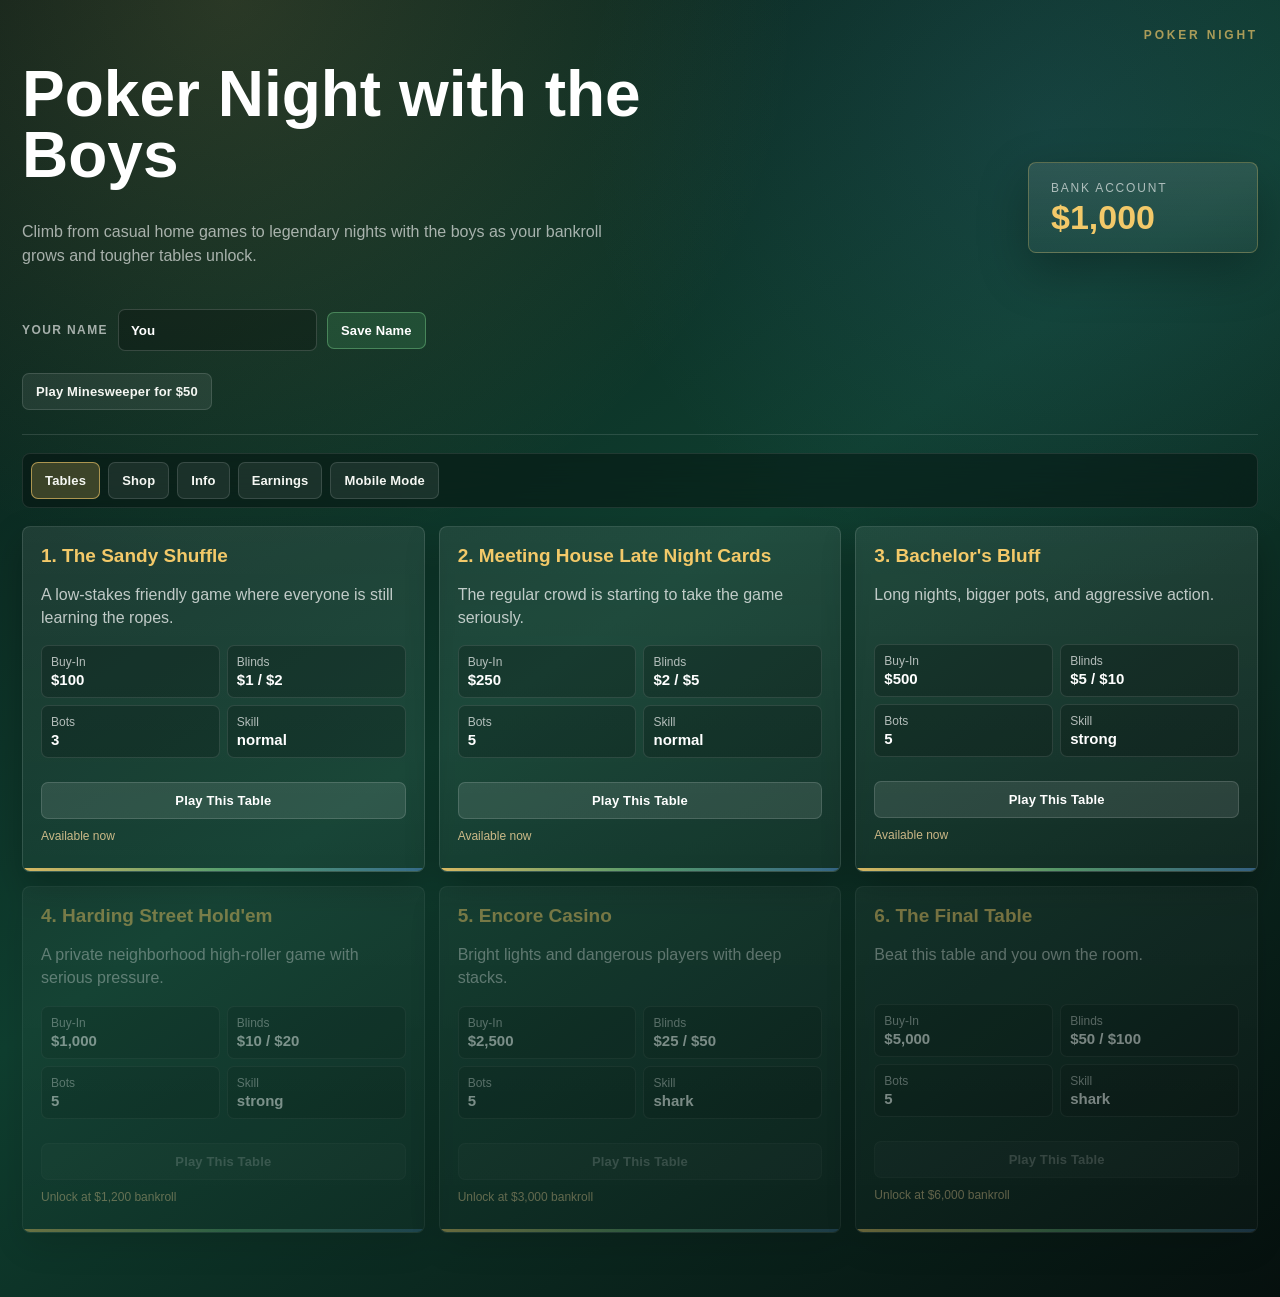
<file: index.html>
﻿<!DOCTYPE html>
<html lang="en">
<head>
  <meta charset="UTF-8" />
  <meta name="viewport" content="width=device-width, initial-scale=1.0" />
  <title>Poker Night with the Boys</title>
  <link rel="stylesheet" href="./src/styles.css" />
</head>
<body>
<div class="app">
  <section id="menuScreen">
    <div class="menu-hero">
      <h1>Poker Night with the Boys</h1>
      <p>Climb from casual home games to legendary nights with the boys as your bankroll grows and tougher tables unlock.</p>
      <div class="bankroll-card"><span>Bank Account</span><strong id="menuBankroll">$1,000</strong></div>
      <div class="menu-name-row">
        <label for="playerNameInput">Your Name</label>
        <input id="playerNameInput" type="text" maxlength="18" value="You" />
        <button id="saveNameBtn" class="ok-btn">Save Name</button>
      </div>
      <div class="menu-utility-row">
        <button id="openMinesBtn" class="neutral-btn">Play Minesweeper for $<span id="mineRewardBtnText">50</span></button>
      </div>
    </div>
    <div class="menu-actions">
      <button id="showTablesBtn" class="neutral-btn">Tables</button>
      <button id="showShopBtn" class="neutral-btn">Shop</button>
      <button id="showInfoBtn" class="neutral-btn">Info</button>
      <button id="showPassiveIncomeBtn" class="neutral-btn">Earnings</button>
      <button id="toggleMobileModeBtn" class="neutral-btn">Mobile Mode</button>
    </div>

    <section id="sessionRecapPanel" class="menu-panel hidden">
      <div class="menu-panel-heading-row">
        <h2>Session Recap</h2>
        <button id="closeSessionRecapBtn" class="neutral-btn">Close Recap</button>
      </div>
      <div id="sessionRecapGrid" class="locations"></div>
    </section>

    <section id="tablesPage" class="menu-page">
      <div class="locations" id="locations"></div>
    </section>

    <section id="shopPage" class="menu-page hidden">
      <div class="menu-page-header">
        <div>
          <h2>Shop</h2>
          <p>Buy upgrades, equip companions, and tune the room before sitting down.</p>
        </div>
        <button class="backToTablesBtn neutral-btn">Back to Tables</button>
      </div>

      <div class="submenu-actions" data-submenu="shop">
        <button id="showPowerUpsTab" class="neutral-btn" data-subpage-target="powerUpsPanel">Power-Ups</button>
        <button id="showCompanionsTab" class="neutral-btn" data-subpage-target="companionsPanel">Companions</button>
        <button id="showCosmeticsTab" class="neutral-btn" data-subpage-target="shopPanel">Cosmetics</button>
      </div>

      <section id="powerUpsPanel" class="menu-panel submenu-panel" data-subpage="shop">
        <h2>Power-Ups</h2>
        <p>Useful unlocks that add information, safety, or small rebates without changing the cards.</p>
        <div id="powerUpsGrid" class="locations"></div>
      </section>

      <section id="companionsPanel" class="menu-panel submenu-panel hidden" data-subpage="shop">
        <h2>Companions</h2>
        <p>Equip one companion for a small passive perk and table flavor.</p>
        <div id="companionsGrid" class="locations"></div>
      </section>

      <section id="shopPanel" class="menu-panel submenu-panel hidden" data-subpage="shop">
        <h2>Cosmetics</h2>
        <p>Buy cosmetics with your bankroll. Owned cosmetics stay unlocked.</p>
        <div id="shopGrid" class="locations"></div>
      </section>
    </section>

    <section id="infoPage" class="menu-page hidden">
      <div class="menu-page-header">
        <div>
          <h2>Info</h2>
          <p>Review opponents, career progress, play style, and achievements.</p>
        </div>
        <button class="backToTablesBtn neutral-btn">Back to Tables</button>
      </div>

      <div class="submenu-actions" data-submenu="info">
        <button id="showBotsTab" class="neutral-btn" data-subpage-target="botsPanel">Bots</button>
        <button id="showCareerTab" class="neutral-btn" data-subpage-target="careerPanel">Career</button>
        <button id="showProfileTab" class="neutral-btn" data-subpage-target="playerProfilePanel">Profile</button>
        <button id="showAchievementsTab" class="neutral-btn" data-subpage-target="achievementsPanel">Achievements</button>
      </div>

      <section id="botsPanel" class="menu-panel submenu-panel" data-subpage="info">
        <h2>Bot Personalities</h2>
        <div id="botsGrid" class="locations"></div>
      </section>

      <section id="careerPanel" class="menu-panel submenu-panel hidden" data-subpage="info">
        <h2>Career Stats</h2>
        <div id="careerStatsGrid" class="locations"></div>
      </section>

      <section id="playerProfilePanel" class="menu-panel submenu-panel hidden" data-subpage="info">
        <h2>Player Profile</h2>
        <div id="playerProfileContent"></div>
      </section>

      <section id="achievementsPanel" class="menu-panel submenu-panel hidden" data-subpage="info">
        <h2>Achievements</h2>
        <div id="achievementsGrid" class="locations"></div>
      </section>
    </section>

    <section id="passiveIncomePage" class="menu-page hidden">
      <div class="menu-page-header">
        <div>
          <h2>Earnings</h2>
          <p>Build passive bankroll engines or grind out active side cash between poker sessions.</p>
        </div>
        <button class="backToTablesBtn neutral-btn">Back to Tables</button>
      </div>

      <div class="submenu-actions" data-submenu="passive">
        <button id="showMinesweeperTab" class="neutral-btn" data-subpage-target="minesPanel">Minesweeper</button>
        <button id="showSponsoredTablesTab" class="neutral-btn" data-subpage-target="sponsoredTablesPanel">Sponsored Tables</button>
        <button id="showDrakeCoinTab" class="neutral-btn" data-subpage-target="drakeCoinPanel">DrakeCoin</button>
        <button id="showRothIraTab" class="neutral-btn" data-subpage-target="rothIraPanel">Roth IRA</button>
      </div>

      <section id="minesPanel" class="menu-panel submenu-panel" data-subpage="passive">
        <h2>Bailout Minesweeper</h2>
        <p>Clear the board without hitting a mine to earn $<span id="mineRewardText">50</span>.</p>
        <div id="mineStatus">Good luck.</div>
        <div id="mineBoard"></div>
        <div class="menu-panel-actions">
          <button id="flagModeBtn" class="ok-btn">Flag Mode: OFF</button>
          <button id="newMinesBtn" class="neutral-btn">New Minesweeper Board</button>
        </div>
      </section>

      <section id="sponsoredTablesPanel" class="menu-panel passive-income-panel submenu-panel hidden" data-subpage="passive">
        <h2>Sponsored Tables</h2>
        <p>Back small poker-night ventures that earn steady cash over time.</p>
        <div class="passive-summary">
          <div class="pill">Ready to Collect<b id="passiveReadyAmount">$0</b></div>
          <div class="pill">Income Rate<b id="passiveIncomeRate">$0 / min</b></div>
          <div class="pill">Owned Ventures<b id="passiveOwnedCount">0</b></div>
          <button id="collectPassiveIncomeBtn" class="ok-btn">Collect Income</button>
        </div>
        <div id="passiveIncomeGrid" class="locations"></div>
      </section>

      <section id="drakeCoinPanel" class="menu-panel submenu-panel hidden" data-subpage="passive">
        <h2>DrakeCoin Exchange</h2>
        <p>A volatile meme coin for players who want their bankroll to sweat between hands.</p>
        <div class="market-board">
          <div class="pill">Ticker<b id="drakeTickerPrice">$0.00</b></div>
          <div class="pill">24h Mood<b id="drakeTickerMood">Flat</b></div>
          <div class="pill">You Own<b id="drakeCoinOwned">0.0000 DRAKE</b></div>
          <div class="pill">Position Value<b id="drakeCoinValue">$0</b><span id="drakeCoinGain" class="position-change">$0</span></div>
        </div>
        <div class="chart-wrap">
          <svg id="drakeLineChart" class="line-chart" viewBox="0 0 640 190" role="img" aria-label="DrakeCoin price chart"></svg>
        </div>
        <div class="trade-row">
          <label for="drakeBuyAmount">Buy with</label>
          <input id="drakeBuyAmount" type="number" min="0" step="1" placeholder="$ amount" />
          <button id="buyDrakeCoinBtn" class="ok-btn">Buy DrakeCoin</button>
        </div>
        <div class="trade-row">
          <label for="drakeSellAmount">Sell</label>
          <input id="drakeSellAmount" type="number" min="0" step="0.0001" placeholder="DRAKE amount" />
          <button id="sellDrakeCoinBtn" class="danger-btn">Sell DrakeCoin</button>
          <button id="sellAllDrakeCoinBtn" class="neutral-btn">Sell All</button>
        </div>
      </section>

      <section id="rothIraPanel" class="menu-panel submenu-panel hidden" data-subpage="passive">
        <h2>Roth IRA</h2>
        <p>A stable long-term account. Deposits lock until the same time tomorrow, then can be withdrawn with steady growth.</p>
        <div class="market-board">
          <div class="pill">Locked<b id="rothLockedBalance">$0</b></div>
          <div class="pill">Unlocked<b id="rothUnlockedBalance">$0</b></div>
          <div class="pill">Total Value<b id="rothProjected">$0</b></div>
          <div class="pill">Daily Return<b id="rothRate">3.00%</b></div>
          <div class="pill">Unlocks In<b id="rothUnlockText">No deposit</b></div>
        </div>
        <div class="trade-row">
          <label for="rothDepositAmount">Deposit</label>
          <input id="rothDepositAmount" type="number" min="0" step="1" placeholder="$ amount" />
          <button id="depositRothBtn" class="ok-btn">Deposit Until Tomorrow</button>
          <button id="withdrawRothBtn" class="neutral-btn">Withdraw</button>
        </div>
      </section>
    </section>

    <div style="height:10px"></div>
  </section>

  <section id="gameScreen" class="hidden">
    <header>
      <div class="table-title"><h1 id="tableName">Texas Hold'em</h1><small id="tableSubtitle"></small></div>
      <div class="top-stats">
        <div class="money-summary">
          <div class="money-part"><small>Bank</small><strong id="bankrollTop">$1,000</strong></div>
          <div class="money-part"><small>Table Stack</small><strong id="heroChips">$1,000</strong></div>
          <div class="money-part money-total"><small>Total Money</small><strong id="totalMoneyTop">$2,000</strong></div>
        </div>
        <div class="stat"><small>Hand</small><strong id="handNum">1</strong></div>
        <div class="stat"><small>Pot</small><strong id="topPot">$0</strong></div>
        <div class="stat"><small>To Call</small><strong id="toCall">$0</strong></div>
        
      </div>
    </header>

    <main class="table-wrap">
      <section class="players" id="players"></section>
      <section class="center-area">
        <div class="pot-display">Pot: <span id="pot">$0</span></div>
        <div id="potBreakdown" style="display:flex; justify-content:center; gap:8px; flex-wrap:wrap; margin:0 0 8px;"></div>
        <div id="potChips" class="pot-chips"></div>
        <div id="actionBanner" class="action-banner">Waiting for action...</div>
        <div id="oddsHelperLine" class="odds-helper-line"></div>
        <div class="community" id="community"></div>
        <div class="message" id="message">Choose an action.</div>
        
      </section>
      <section class="hero-area" id="heroArea"></section>
    </main>

    <div class="action-dock">
      <section class="controls">
        <button id="foldBtn" class="danger-btn">Fold</button>
        <button id="checkBtn" class="neutral-btn">Check</button>
        <button id="callBtn">Call</button>
        <button id="betBtn" class="ok-btn">Raise 3x</button>
        <button id="nextHandBtn" class="neutral-btn">Next Hand</button>
      </section>
      <div class="raise-box">
        <button id="raise2xBtn" class="neutral-btn">2x BB</button>
        <button id="raise3xBtn" class="ok-btn">3x BB</button>
        <button id="raise5xBtn" class="neutral-btn">5x BB</button>
        <button id="allInBtn" class="danger-btn">All In</button>
        <button id="oddsTipBtn" class="neutral-btn">Tip SB for Odds</button>
        <div style="display:flex; align-items:center; gap:8px; flex-wrap:wrap; justify-content:center; color:white; font-weight:bold;">
          <label for="customBetSlider">Custom:</label>
          <input id="customBetSlider" type="range" min="0" max="0" step="1" value="0" style="width:160px; accent-color:var(--gold);" />
          <span id="customBetAmount" style="color:var(--gold); min-width:70px; text-align:right;">$0</span>
          <button id="customBetBtn" class="ok-btn">Bet</button>
        </div>
        <button id="leaveTableBtn" class="neutral-btn">Cash Out / Menu</button>
      </div>
    </div>
    <section class="log" id="log"></section>
  </section>
</div>
<script type="module" src="./src/game.js"></script>
</body>
</html>
</file>
<file: src/styles.css>
:root{--felt:#0f5f3d;--felt-dark:#07321f;--gold:#f3c969;--card:#f8f8f5;--ink:#171717;--panel:rgba(0,0,0,.38);--danger:#ff8585;--ok:#8fee9f}
    *{box-sizing:border-box} body{margin:0;font-family:Arial,Helvetica,sans-serif;color:#fff;min-height:100vh;background:radial-gradient(circle at center,rgba(255,255,255,.08),transparent 42%),linear-gradient(135deg,var(--felt),var(--felt-dark));overflow-x:hidden}.app{max-width:1680px;margin:0 auto;padding:10px 16px}h1,h2,h3{margin:0}.hidden{display:none!important}button{cursor:pointer;border:0;border-radius:12px;padding:12px 14px;font-weight:800;color:#162113;background:var(--gold);box-shadow:0 6px 0 #9f7730,0 12px 22px rgba(0,0,0,.28)}button:disabled{opacity:.42;cursor:not-allowed}.danger-btn{background:var(--danger);box-shadow:0 6px 0 #9d3535,0 12px 22px rgba(0,0,0,.28)}.ok-btn{background:var(--ok);box-shadow:0 6px 0 #34984a,0 12px 22px rgba(0,0,0,.28)}.neutral-btn{background:#d9e1e8;box-shadow:0 6px 0 #7b858e,0 12px 22px rgba(0,0,0,.28)}
    .menu-hero{text-align:center;padding:26px 12px 18px}.menu-hero h1{font-size:42px;letter-spacing:.5px}.menu-hero p{opacity:.86;font-size:17px}.bankroll-card{display:inline-flex;gap:14px;align-items:center;background:var(--panel);border:1px solid rgba(255,255,255,.16);border-radius:18px;padding:14px 20px;margin-top:10px}.bankroll-card strong{font-size:26px;color:var(--gold)}.locations{display:grid;grid-template-columns:repeat(3,1fr);gap:16px;margin-top:22px}.location{position:relative;min-height:245px;border-radius:24px;padding:18px;background:linear-gradient(145deg,rgba(0,0,0,.34),rgba(255,255,255,.08));border:1px solid rgba(255,255,255,.16);box-shadow:0 18px 45px rgba(0,0,0,.28);overflow:hidden}.location:before{content:"";position:absolute;inset:0;background:radial-gradient(circle at 20% 10%,rgba(243,201,105,.22),transparent 36%);pointer-events:none}.location.locked{filter:grayscale(.75);opacity:.58}.location h3{position:relative;font-size:23px;color:var(--gold)}.location p,.location div,.location button{position:relative}.location p{opacity:.86;min-height:44px}.loc-stats{display:grid;grid-template-columns:1fr 1fr;gap:8px;margin:12px 0}.pill{background:rgba(0,0,0,.32);border:1px solid rgba(255,255,255,.1);border-radius:12px;padding:9px;font-size:13px}.pill b{display:block;color:#fff;font-size:16px;margin-top:2px}.location button{width:100%;margin-top:8px}.unlock-note{font-size:13px;color:#ffdca0;margin-top:10px;min-height:32px}
    header{display:flex;align-items:center;justify-content:space-between;gap:16px;margin-bottom:14px}.top-stats{display:flex;flex-wrap:wrap;gap:10px;justify-content:flex-end;align-items:stretch}.money-summary{display:flex;align-items:center;gap:10px;background:rgba(0,0,0,.46);border:1px solid rgba(243,201,105,.34);border-radius:14px;padding:10px 14px}.money-part{text-align:center;min-width:86px}.money-part small,.stat small{display:block;opacity:.72;font-size:12px;margin-bottom:3px}.money-part strong,.stat strong{color:var(--gold);font-size:18px}.money-total strong{font-size:23px;color:#8fee9f}.money-op{opacity:.72;font-weight:900}.stat{background:var(--panel);border:1px solid rgba(255,255,255,.14);border-radius:14px;padding:10px 12px;min-width:92px;text-align:center}.table-title small{display:block;opacity:.75;margin-top:3px}.table-wrap{position:relative;border-radius:44px;min-height:520px;padding:16px;background:var(--table-felt-bg, radial-gradient(ellipse at center,rgba(255,255,255,.08),transparent 55%),radial-gradient(ellipse at center,#14764c 0%,#0e5838 62%,#07321f 100%));border:14px solid #5a3522;box-shadow:0 24px 70px rgba(0,0,0,.45),inset 0 0 40px rgba(0,0,0,.38);overflow:hidden}.table-wrap:before{content:"";position:absolute;inset:18px;border-radius:34px;border:2px dashed rgba(255,255,255,.14);pointer-events:none}.players{display:grid;grid-template-columns:repeat(5,1fr);gap:10px;position:relative;z-index:2}.seat{background:rgba(0,0,0,.28);border:1px solid rgba(255,255,255,.14);border-radius:18px;padding:10px;min-height:118px;box-shadow:0 10px 24px rgba(0,0,0,.2)}.seat.active{outline:3px solid var(--gold);box-shadow:0 0 24px rgba(243,201,105,.35)}.seat.winner{outline:4px solid #8fee9f;box-shadow:0 0 32px rgba(143,238,159,.65), inset 0 0 28px rgba(143,238,159,.12)}.seat.folded{opacity:.5}.seat.out{opacity:.25;filter:grayscale(1)}.seat-header{display:flex;justify-content:space-between;gap:8px;align-items:center;margin-bottom:8px;font-weight:800}.badge{font-size:11px;padding:3px 7px;border-radius:99px;background:rgba(255,255,255,.16)}.dealer{background:var(--gold);color:#2b1d10}.allin{background:#ffad60;color:#301700}.winner-badge{background:#8fee9f;color:#05300d}.hand-label{margin-top:7px;color:#8fee9f;font-weight:900;font-size:13px;min-height:16px}.cards{display:flex;gap:7px;align-items:center;min-height:56px}.card{width:42px;height:58px;border-radius:7px;background:var(--card);color:var(--ink);display:flex;flex-direction:column;align-items:center;justify-content:center;font-weight:900;box-shadow:0 5px 10px rgba(0,0,0,.28);border:1px solid #ddd;line-height:1}.rank{font-size:17px}.suit{font-size:19px;margin-top:4px}.red{color:#c82127}.black{color:#111}.back{background:var(--card-back-bg, linear-gradient(135deg,rgba(255,255,255,.15),transparent),repeating-linear-gradient(45deg,#183a8c,#183a8c 5px,#10265c 5px,#10265c 10px));border-color:var(--card-back-border,#98b5ff)}.seat-info{display:grid;grid-template-columns:repeat(2,1fr);gap:5px;margin-top:8px;font-size:13px}.center-area{position:relative;z-index:2;margin:18px auto 14px;text-align:center;max-width:980px;background:rgba(0,0,0,.22);border:1px solid rgba(255,255,255,.12);border-radius:24px;padding:14px}.community{display:flex;justify-content:center;flex-wrap:wrap;gap:11px;min-height:72px;margin:10px 0 16px}.community .card{width:54px;height:74px;border-radius:9px}.community .rank{font-size:21px}.community .suit{font-size:24px}.pot-display{font-size:22px;color:var(--gold);font-weight:900;margin-bottom:8px}.chip-stack{display:inline-flex;align-items:flex-end;gap:3px;margin-left:5px;vertical-align:middle;animation:chipBounce .28s ease-out both}.bank-chip-stack{display:inline-flex;align-items:flex-end;margin-left:8px;vertical-align:middle;height:30px}.stack-column{position:relative;width:18px;height:30px;margin-right:3px}.stack-column .chip{position:absolute;left:0}.stack-column .chip:nth-child(1){bottom:0}.stack-column .chip:nth-child(2){bottom:4px}.stack-column .chip:nth-child(3){bottom:8px}.stack-column .chip:nth-child(4){bottom:12px}.chip{width:18px;height:18px;border-radius:50%;background:var(--chip-white-bg, radial-gradient(circle at 35% 35%,#ffffff 0 14%,#f1f1f1 15% 60%,#bcbcbc 61% 100%));border:var(--chip-border-width,2px) solid var(--chip-white-border, rgba(90,90,90,.75));box-shadow:var(--chip-shadow,0 2px 4px rgba(0,0,0,.35))}.chip.redchip{background:var(--chip-red-bg, radial-gradient(circle at 35% 35%,#fff 0 14%,#ff6b6b 15% 60%,#a32020 61% 100%));border-color:var(--chip-red-border,#6d1414)}.chip.bluechip{background:var(--chip-blue-bg, radial-gradient(circle at 35% 35%,#fff 0 14%,#74b8ff 15% 60%,#1d4f88 61% 100%));border-color:var(--chip-blue-border,#15385f)}.pot-chips{display:flex;justify-content:center;gap:5px;margin:8px 0 2px;animation:potPop .25s ease-out both}.action-banner{margin:10px auto 6px;padding:12px 16px;border-radius:16px;background:rgba(243,201,105,.16);border:1px solid rgba(243,201,105,.45);color:var(--gold);font-size:20px;font-weight:900;min-height:48px;display:flex;align-items:center;justify-content:center}.odds-helper-line{min-height:22px;font-size:13px;line-height:1.25;opacity:.78;color:#fff}.odds-helper-line.good{color:var(--ok);font-weight:800}.message{min-height:38px;font-size:16px;line-height:1.35;opacity:.95}.hero-area{position:relative;z-index:2;max-width:760px;margin:0 auto}.controls{margin-top:10px;display:grid;grid-template-columns:repeat(5,minmax(88px,1fr));gap:8px}.raise-box{margin-top:12px;display:flex;gap:8px;align-items:center;justify-content:center;background:rgba(0,0,0,.22);border-radius:14px;padding:10px}.log{margin-top:10px;background:rgba(0,0,0,.32);border:1px solid rgba(255,255,255,.12);border-radius:18px;padding:12px;max-height:150px;overflow:auto;font-size:13px;line-height:1.35}.log div{padding:3px 0;border-bottom:1px solid rgba(255,255,255,.06)}select{border-radius:9px;padding:8px 10px;font-weight:800;border:0}@keyframes chipBounce{from{opacity:0;transform:translateY(-8px) scale(.8)}to{opacity:1;transform:translateY(0) scale(1)}}@keyframes potPop{from{opacity:0;transform:scale(.75)}to{opacity:1;transform:scale(1)}}
    @media(max-width:1200px){.players{grid-template-columns:repeat(3,1fr)}}@media(max-width:900px){.locations{grid-template-columns:1fr 1fr}.players{grid-template-columns:1fr 1fr}.controls{grid-template-columns:1fr 1fr}.table-wrap{padding:14px;border-width:8px;border-radius:26px}}@media(max-width:620px){.locations,.players{grid-template-columns:1fr}.controls{grid-template-columns:1fr}.menu-hero h1{font-size:30px}}
    body.mobile-mode .app{padding:6px 8px}body.mobile-mode header{display:block;margin-bottom:8px}body.mobile-mode .table-title{text-align:center;margin-bottom:8px}body.mobile-mode .table-title h1{font-size:24px}body.mobile-mode .table-title small{font-size:12px}body.mobile-mode .top-stats{display:grid;grid-template-columns:1fr 1fr 1fr;gap:6px}body.mobile-mode .money-summary{grid-column:1/-1;display:grid;grid-template-columns:repeat(3,1fr);gap:6px;padding:8px}body.mobile-mode .money-part{min-width:0}body.mobile-mode .money-part strong{font-size:16px}body.mobile-mode .money-total strong{font-size:19px}body.mobile-mode .stat{min-width:0;padding:8px 6px}body.mobile-mode .table-wrap{border-width:6px;border-radius:20px;min-height:0;padding:8px}body.mobile-mode .players{grid-template-columns:1fr 1fr;gap:6px}body.mobile-mode .seat{min-height:0;padding:7px;border-radius:12px}body.mobile-mode .seat-header{font-size:13px;margin-bottom:5px}body.mobile-mode .seat-info{grid-template-columns:1fr;font-size:12px;gap:2px}body.mobile-mode .seat-info span:nth-child(2),body.mobile-mode .seat-info span:nth-child(4){display:none}body.mobile-mode .card{width:34px;height:48px}body.mobile-mode .community .card{width:43px;height:60px}body.mobile-mode .center-area{margin:8px auto;padding:9px;border-radius:16px}body.mobile-mode .action-banner{font-size:16px;min-height:38px;margin:8px auto;padding:9px}body.mobile-mode .message{font-size:14px;min-height:30px}body.mobile-mode .hero-area{max-width:none}body.mobile-mode .controls{position:sticky;bottom:0;z-index:5;grid-template-columns:repeat(2,1fr);gap:6px;background:rgba(4,25,16,.92);padding:8px;border-radius:14px 14px 0 0}body.mobile-mode .controls button,body.mobile-mode .raise-box button{padding:12px 8px}body.mobile-mode .raise-box{display:grid;grid-template-columns:repeat(2,1fr);gap:6px;padding:8px}body.mobile-mode .log{max-height:90px;font-size:12px}
    body.mobile-mode .table-title small,body.mobile-mode .log,body.mobile-mode .seat-header small,body.mobile-mode #players .hand-label{display:none}body.mobile-mode .pot-display{font-size:18px;margin-bottom:4px}body.mobile-mode #potBreakdown{margin-bottom:4px!important}body.mobile-mode #potBreakdown .pill{padding:5px 7px;min-width:86px!important;font-size:12px}body.mobile-mode .players .cards{min-height:42px;gap:4px}body.mobile-mode .players .card{width:29px;height:41px;border-radius:6px}body.mobile-mode .players .rank{font-size:13px}body.mobile-mode .players .suit{font-size:14px;margin-top:2px}body.mobile-mode .community{gap:6px;min-height:58px;margin:6px 0 8px}body.mobile-mode .pot-chips{margin:0}body.mobile-mode .action-banner{margin:6px auto 8px}body.mobile-mode #heroArea .seat{padding:8px}body.mobile-mode #heroArea .cards{justify-content:center}body.mobile-mode .controls{margin-top:6px}body.mobile-mode .raise-box{margin-top:6px}body.mobile-mode .raise-box div{grid-column:1/-1;font-size:13px}body.mobile-mode #customBetSlider{width:130px!important}
    body.mobile-mode #gameScreen{min-height:100dvh;display:flex;flex-direction:column}body.mobile-mode #gameScreen>header{display:none}body.mobile-mode .top-stats{grid-template-columns:repeat(3,minmax(0,1fr));align-items:stretch}body.mobile-mode .top-stats .stat{padding:6px 4px;border-radius:10px}body.mobile-mode .top-stats .stat small{font-size:10px}body.mobile-mode .top-stats .stat strong{font-size:14px}body.mobile-mode .money-summary{border-radius:12px}body.mobile-mode .table-wrap{display:flex;flex-direction:column;gap:8px;flex:1;order:2;border-radius:18px;padding:7px;background:var(--table-felt-bg,radial-gradient(ellipse at center,rgba(255,255,255,.08),transparent 55%),radial-gradient(ellipse at center,#14764c 0%,#0e5838 62%,#07321f 100%))}body.mobile-mode .table-wrap:before{inset:8px;border-radius:14px}body.mobile-mode .players{display:flex;grid-template-columns:none;gap:7px;overflow-x:auto;scroll-snap-type:x proximity;padding:2px 1px 7px;-webkit-overflow-scrolling:touch}body.mobile-mode #players .seat{flex:0 0 138px;scroll-snap-align:start}body.mobile-mode #players .seat-info{display:block!important;margin-top:5px;font-size:12px}body.mobile-mode #players .seat-info span{display:none!important}body.mobile-mode #players .seat-info span:first-child{display:block!important;color:var(--gold);font-weight:900}body.mobile-mode #players .seat-header{align-items:flex-start;min-height:31px}body.mobile-mode #players .seat-header>span:first-child{max-width:82px;white-space:nowrap;overflow:hidden;text-overflow:ellipsis}body.mobile-mode .center-area{order:2;margin:0;max-width:none}body.mobile-mode .hero-area{order:3}body.mobile-mode #heroArea .seat{border-color:rgba(243,201,105,.35);background:rgba(0,0,0,.38)}body.mobile-mode #heroArea .seat-info{display:grid;grid-template-columns:repeat(3,1fr);font-size:12px;text-align:center}body.mobile-mode #heroArea .seat-info span:nth-child(4){display:none}body.mobile-mode #heroArea .seat-info span:first-child b{color:var(--gold)}body.mobile-mode .action-dock{position:sticky;bottom:0;order:4;z-index:8;background:rgba(4,25,16,.94);border:1px solid rgba(255,255,255,.12);border-radius:14px 14px 0 0;padding:8px;box-shadow:0 -12px 30px rgba(0,0,0,.28)}body.mobile-mode .controls{position:static;display:grid;grid-template-columns:repeat(4,minmax(0,1fr));gap:6px;margin:0;padding:0;background:transparent;border-radius:0;box-shadow:none}body.mobile-mode #nextHandBtn{grid-column:1/-1}body.mobile-mode .raise-box{position:static;display:grid;grid-template-columns:1fr 1fr;gap:6px;margin:6px 0 0;padding:6px 0 0;background:transparent;border:0;border-top:1px solid rgba(255,255,255,.12);border-radius:0}body.mobile-mode .raise-box div{display:none!important}body.mobile-mode #raise2xBtn,body.mobile-mode #raise3xBtn,body.mobile-mode #raise5xBtn{display:none}body.mobile-mode #leaveTableBtn{grid-column:1/-1}body.mobile-mode #betBtn{touch-action:none;user-select:none}body.mobile-mode #betBtn.dragging-bet{transform:translateY(-2px);box-shadow:0 8px 0 #34984a,0 18px 34px rgba(0,0,0,.38)}body.mobile-mode .message{display:none}
    body.mobile-mode #shopGrid .pill{display:grid!important;grid-template-columns:1fr;align-items:stretch!important;gap:8px!important}body.mobile-mode #shopGrid .pill>div{min-width:0}body.mobile-mode #shopGrid .pill button{width:100%;margin:0}body.mobile-mode #companionsGrid .location,body.mobile-mode #powerUpsGrid .location{display:flex;flex-direction:column;min-height:190px}body.mobile-mode #companionsGrid .location p,body.mobile-mode #powerUpsGrid .location p{min-height:0}body.mobile-mode #companionsGrid .location .pill,body.mobile-mode #powerUpsGrid .location .pill{margin-top:auto}body.mobile-mode #companionsGrid .location button,body.mobile-mode #powerUpsGrid .location button{width:100%;margin-top:8px}
    .table-wrap:after{content:var(--table-logo-text,"");position:absolute;left:var(--table-logo-left,50%);top:var(--table-logo-top,30%);transform:translate(-50%,-50%) rotate(var(--table-logo-rotate,0deg));z-index:1;pointer-events:none;white-space:pre-line;text-align:center;font-weight:900;font-size:var(--table-logo-size,34px);letter-spacing:var(--table-logo-spacing,2px);line-height:1.05;color:var(--table-logo-color,rgba(255,255,255,0));opacity:var(--table-logo-opacity,0);text-shadow:var(--table-logo-shadow,0 3px 12px rgba(0,0,0,.22))}
    .profile-wrap{display:grid;grid-template-columns:minmax(260px,420px) 1fr;gap:18px;align-items:center;max-width:980px;margin:18px auto 0}.profile-radar{background:rgba(0,0,0,.28);border:1px solid rgba(255,255,255,.14);border-radius:18px;padding:12px}.profile-radar svg{display:block;width:100%;height:auto}.profile-label{fill:#fff;font-size:13px;font-weight:900}.profile-style-label{fill:var(--gold);font-size:12px;font-weight:900}.profile-tip-label{cursor:pointer;text-decoration:underline;text-decoration-thickness:1px;text-underline-offset:3px}.profile-tip-label:hover,.profile-tip-label:focus{filter:drop-shadow(0 0 5px rgba(243,201,105,.85));outline:none}.profile-axis{stroke:rgba(255,255,255,.34);stroke-width:2}.profile-ring{fill:none;stroke:rgba(255,255,255,.16);stroke-width:1.5}.profile-shape{fill:rgba(143,238,159,.34);stroke:#8fee9f;stroke-width:3}.profile-dot{fill:#8fee9f;stroke:#102115;stroke-width:2}.profile-stats{display:grid;grid-template-columns:repeat(2,minmax(140px,1fr));gap:10px}.profile-stat-btn{display:block;width:100%;padding:0;background:transparent;box-shadow:none;color:#fff;text-align:left;border-radius:0}.profile-stat-btn span{display:block;opacity:.9}.profile-stat-btn b{display:block;color:var(--gold);font-size:16px;margin-top:2px}.profile-info{margin-top:12px;background:rgba(0,0,0,.28);border:1px solid rgba(243,201,105,.28);border-radius:14px;padding:12px;line-height:1.4;min-height:78px}.profile-info b{display:block;color:var(--gold);margin-bottom:5px}.profile-note{opacity:.78;line-height:1.45;margin:12px 0 0}.profile-note b{color:var(--gold)}@media(max-width:760px){.profile-wrap{grid-template-columns:1fr}.profile-stats{grid-template-columns:1fr}}

    body{background:radial-gradient(circle at 18% 0%,rgba(243,201,105,.14),transparent 34%),radial-gradient(circle at 82% 10%,rgba(96,165,250,.10),transparent 30%),linear-gradient(145deg,#081b17 0%,#0f3e2f 48%,#06100e 100%)}.app{padding:18px 22px 30px}#menuScreen{max-width:1280px;margin:0 auto;padding:10px 0 24px}.menu-hero{position:relative;text-align:left;padding:36px 0 24px;display:grid;grid-template-columns:minmax(0,1fr) auto;gap:22px;align-items:end;border-bottom:1px solid rgba(255,255,255,.12)}.menu-hero:before{content:"Poker Night";position:absolute;right:0;top:0;font-size:12px;font-weight:800;letter-spacing:2.8px;text-transform:uppercase;color:rgba(243,201,105,.68)}.menu-hero h1{font-size:clamp(34px,5vw,64px);font-weight:900;line-height:.95;letter-spacing:0;max-width:720px}.menu-hero p{grid-column:1;max-width:620px;margin:12px 0 0;color:rgba(255,255,255,.72);font-size:16px;line-height:1.55}.bankroll-card{grid-column:2;grid-row:1 / span 3;align-self:center;display:grid;gap:5px;min-width:230px;margin:0;padding:18px 22px;background:linear-gradient(180deg,rgba(255,255,255,.105),rgba(255,255,255,.045));border:1px solid rgba(243,201,105,.28);border-radius:8px;box-shadow:0 18px 50px rgba(0,0,0,.28)}.bankroll-card span{font-size:12px;text-transform:uppercase;letter-spacing:1.8px;color:rgba(255,255,255,.62)}.bankroll-card strong{font-size:34px;color:#f3c969;line-height:1}.menu-name-row,.menu-utility-row{grid-column:1;display:flex;align-items:center;gap:10px;flex-wrap:wrap}.menu-name-row{margin-top:18px}.menu-name-row label{font-size:12px;text-transform:uppercase;letter-spacing:1.4px;color:rgba(255,255,255,.62);font-weight:800}.menu-name-row input{height:42px;min-width:190px;border:1px solid rgba(255,255,255,.16);border-radius:7px;padding:0 12px;background:rgba(0,0,0,.24);color:#fff;font-weight:800;outline:none}.menu-name-row input:focus{border-color:rgba(243,201,105,.72);box-shadow:0 0 0 3px rgba(243,201,105,.12)}.menu-utility-row{margin-top:0}.menu-actions{display:flex;flex-wrap:wrap;gap:8px;margin:18px 0 4px;padding:8px;background:rgba(3,14,12,.46);border:1px solid rgba(255,255,255,.10);border-radius:8px;backdrop-filter:blur(16px)}#menuScreen button{border-radius:7px;padding:10px 13px;font-size:13px;font-weight:850;letter-spacing:.15px;color:#fff;background:rgba(255,255,255,.10);border:1px solid rgba(255,255,255,.14);box-shadow:none;transition:transform .16s ease,border-color .16s ease,background .16s ease,box-shadow .16s ease}#menuScreen button:hover:not(:disabled){transform:translateY(-1px);border-color:rgba(243,201,105,.48);background:rgba(243,201,105,.14);box-shadow:0 10px 26px rgba(0,0,0,.22)}#menuScreen button:disabled{opacity:.38}#menuScreen .ok-btn{background:rgba(84,190,117,.18);border-color:rgba(143,238,159,.35)}#menuScreen .danger-btn{background:rgba(255,133,133,.15);border-color:rgba(255,133,133,.34)}#menuScreen .neutral-btn{background:rgba(255,255,255,.075);border-color:rgba(255,255,255,.13);color:#f5f7f3}.menu-panel{margin-top:18px;padding:20px;background:linear-gradient(180deg,rgba(255,255,255,.075),rgba(255,255,255,.035));border:1px solid rgba(255,255,255,.12);border-radius:8px;box-shadow:0 18px 48px rgba(0,0,0,.22)}.menu-panel h2{color:#f3c969;text-align:left;font-size:22px;letter-spacing:0}.menu-panel p{max-width:720px;margin:8px 0 0;color:rgba(255,255,255,.72);line-height:1.45}.menu-panel-heading-row{display:flex;align-items:center;justify-content:space-between;gap:12px;flex-wrap:wrap}.menu-panel-actions{display:flex;gap:10px;justify-content:center;flex-wrap:wrap}.locations{grid-template-columns:repeat(3,minmax(0,1fr));gap:14px;margin-top:18px}.location{min-height:225px;border-radius:8px;padding:18px;background:linear-gradient(180deg,rgba(255,255,255,.08),rgba(255,255,255,.035));border:1px solid rgba(255,255,255,.12);box-shadow:0 14px 34px rgba(0,0,0,.24)}.location:before{inset:auto 0 0;height:3px;background:linear-gradient(90deg,rgba(243,201,105,.88),rgba(143,238,159,.54),rgba(96,165,250,.44))}.location:hover{border-color:rgba(243,201,105,.34);transform:translateY(-1px);transition:transform .16s ease,border-color .16s ease}.location h3{font-size:19px;color:#f3c969;line-height:1.2}.location p{opacity:.72;line-height:1.42;min-height:44px}.loc-stats{gap:7px;margin:14px 0}.pill{border-radius:7px;background:rgba(0,0,0,.20);border-color:rgba(255,255,255,.11);padding:9px;color:rgba(255,255,255,.68);font-size:12px}.pill b{font-size:15px;color:#fff}.unlock-note{color:rgba(255,220,160,.78);font-size:12px;min-height:24px}.location.locked{filter:none;opacity:.46}.location button{margin-top:10px}#mineStatus{margin:12px 0 14px;font-weight:900;color:#f3c969}#mineBoard{display:grid;grid-template-columns:repeat(6,42px);gap:6px;justify-content:center;margin:0 auto 14px}
    @media(max-width:900px){.app{padding:14px 14px 24px}.menu-hero{grid-template-columns:1fr;text-align:left;padding-top:32px}.menu-hero:before{left:0;right:auto}.bankroll-card{grid-column:1;grid-row:auto;min-width:0;width:100%;max-width:360px}.menu-actions{align-items:stretch}.menu-actions button{flex:1 1 150px}.locations{grid-template-columns:1fr 1fr}}@media(max-width:620px){.menu-hero h1{font-size:34px}.locations{grid-template-columns:1fr}.menu-name-row input{flex:1 1 180px}.menu-panel{padding:15px}.location{min-height:0}}
    .menu-actions button.active{background:rgba(243,201,105,.22)!important;border-color:rgba(243,201,105,.62)!important;color:#fff;box-shadow:inset 0 0 0 1px rgba(243,201,105,.18)}.menu-page{animation:menuPageIn .18s ease both}.menu-page-header{display:flex;align-items:flex-end;justify-content:space-between;gap:16px;margin-top:22px;padding:18px 0 16px;border-bottom:1px solid rgba(255,255,255,.12)}.menu-page-header h2{font-size:32px;color:#f3c969;line-height:1.15}.menu-page-header p{max-width:640px;margin:8px 0 0;color:rgba(255,255,255,.68);line-height:1.45}.menu-page-header button{white-space:nowrap}.menu-page .menu-panel{margin-top:18px}.menu-page .menu-panel:first-of-type{margin-top:18px}@keyframes menuPageIn{from{opacity:0;transform:translateY(6px)}to{opacity:1;transform:translateY(0)}}@media(max-width:700px){.menu-page-header{align-items:flex-start;flex-direction:column}.menu-page-header button{width:100%}}
    .submenu-actions{display:flex;gap:8px;flex-wrap:wrap;margin:14px 0 0;padding:6px;background:rgba(0,0,0,.20);border:1px solid rgba(255,255,255,.10);border-radius:8px}.submenu-actions button{flex:0 1 auto;min-width:128px}.submenu-actions button.active{background:rgba(143,238,159,.16)!important;border-color:rgba(143,238,159,.46)!important;color:#fff}.submenu-panel{animation:menuPageIn .16s ease both}@media(max-width:620px){.submenu-actions button{flex:1 1 140px;min-width:0}}
    .chip-flight{position:fixed;z-index:9999;pointer-events:none;animation:chipFly .72s cubic-bezier(.18,.76,.22,1) var(--chip-delay,0ms) both;will-change:transform,opacity}.pot-chips{position:relative}.pot-chips:after{content:"";position:absolute;left:50%;top:50%;width:56px;height:24px;border-radius:50%;transform:translate(-50%,-50%);background:rgba(243,201,105,.12);opacity:0;pointer-events:none}.pot-chips:not(:empty):after{animation:potGlow .56s ease-out}.seat.winner .bank-chip-stack{animation:winnerStackPop .5s ease-out both}@keyframes chipFly{0%{opacity:0;transform:translate3d(0,0,0) scale(.72) rotate(0deg)}12%{opacity:1}58%{transform:translate3d(calc(var(--chip-x) * .58),calc(var(--chip-y) * .58 - var(--chip-arc)),0) scale(1.08) rotate(180deg)}100%{opacity:.08;transform:translate3d(var(--chip-x),var(--chip-y),0) scale(.9) rotate(360deg)}}@keyframes potGlow{0%{opacity:.85;transform:translate(-50%,-50%) scale(.5)}100%{opacity:0;transform:translate(-50%,-50%) scale(1.8)}}@keyframes winnerStackPop{from{transform:translateY(7px) scale(.9);filter:brightness(1.4)}to{transform:translateY(0) scale(1);filter:brightness(1)}}@media(prefers-reduced-motion:reduce){.chip-flight,.pot-chips:after,.seat.winner .bank-chip-stack{animation:none!important}}
    body.mobile-mode #potChips{display:flex;min-height:21px;align-items:center;justify-content:center;gap:3px;margin:0 auto 3px;transform:scale(.82);transform-origin:center}body.mobile-mode .seat .chip-stack,body.mobile-mode .seat .bank-chip-stack{display:inline-flex;transform:scale(.72);transform-origin:left bottom;margin-left:3px;height:20px;max-width:54px;overflow:hidden;vertical-align:middle}body.mobile-mode .seat .chip-stack .chip,body.mobile-mode .seat .bank-chip-stack .chip{width:14px;height:14px;border-width:1px}body.mobile-mode .seat .stack-column{width:14px;height:22px;margin-right:1px}body.mobile-mode .seat .stack-column .chip:nth-child(2){bottom:3px}body.mobile-mode .seat .stack-column .chip:nth-child(3){bottom:6px}body.mobile-mode .seat .stack-column .chip:nth-child(4){bottom:9px}body.mobile-mode .pot-chips .chip{width:15px;height:15px;border-width:1px}body.mobile-mode .chip-flight{transform-origin:center}
    .passive-summary{display:grid;grid-template-columns:repeat(3,minmax(0,1fr)) auto;gap:10px;align-items:stretch}.passive-summary .pill{display:flex;flex-direction:column;justify-content:center;min-height:64px}.passive-summary button{min-width:150px}.passive-business-card.locked{opacity:.72}.passive-business-card.locked:before{background:linear-gradient(90deg,rgba(148,163,184,.65),rgba(243,201,105,.45))}.passive-business-card .loc-stats{grid-template-columns:repeat(2,minmax(0,1fr))}@media(max-width:860px){.passive-summary{grid-template-columns:1fr 1fr}.passive-summary button{grid-column:1/-1}}@media(max-width:560px){.passive-summary{grid-template-columns:1fr}.passive-business-card .loc-stats{grid-template-columns:1fr}}
    .market-board{display:grid;grid-template-columns:repeat(4,minmax(0,1fr));gap:10px;margin-top:16px}.position-change{display:block;margin-top:5px;font-size:12px;font-weight:900}.position-change.gain{color:#8fee9f}.position-change.loss{color:#ff8585}.position-change.neutral{color:rgba(255,255,255,.62)}.chart-wrap{margin:14px 0 4px;padding:12px;background:rgba(0,0,0,.22);border:1px solid rgba(255,255,255,.10);border-radius:8px}.line-chart{display:block;width:100%;height:auto;min-height:160px}.chart-grid{fill:none;stroke:rgba(255,255,255,.12);stroke-width:1.5}.chart-area{fill:url(#drakeChartFill)}.chart-line{fill:none;stroke-width:4;stroke-linecap:round;stroke-linejoin:round}.chart-line.up,.chart-dot.up{stroke:#8fee9f;fill:#8fee9f}.chart-line.down,.chart-dot.down{stroke:#ff8585;fill:#ff8585}.chart-label{fill:rgba(255,255,255,.62);font-size:13px;font-weight:900}.trade-row{display:flex;align-items:center;gap:10px;flex-wrap:wrap;margin-top:12px}.trade-row label{font-size:12px;text-transform:uppercase;letter-spacing:1.4px;color:rgba(255,255,255,.62);font-weight:900}.trade-row input{height:40px;min-width:170px;border:1px solid rgba(255,255,255,.16);border-radius:7px;padding:0 12px;background:rgba(0,0,0,.24);color:#fff;font-weight:800;outline:none}.trade-row input:focus{border-color:rgba(243,201,105,.72);box-shadow:0 0 0 3px rgba(243,201,105,.12)}@media(max-width:820px){.market-board{grid-template-columns:1fr 1fr}}@media(max-width:560px){.market-board{grid-template-columns:1fr}.trade-row input,.trade-row button{width:100%}}
    #minesPanel #mineBoard{margin-top:14px}
</file>
